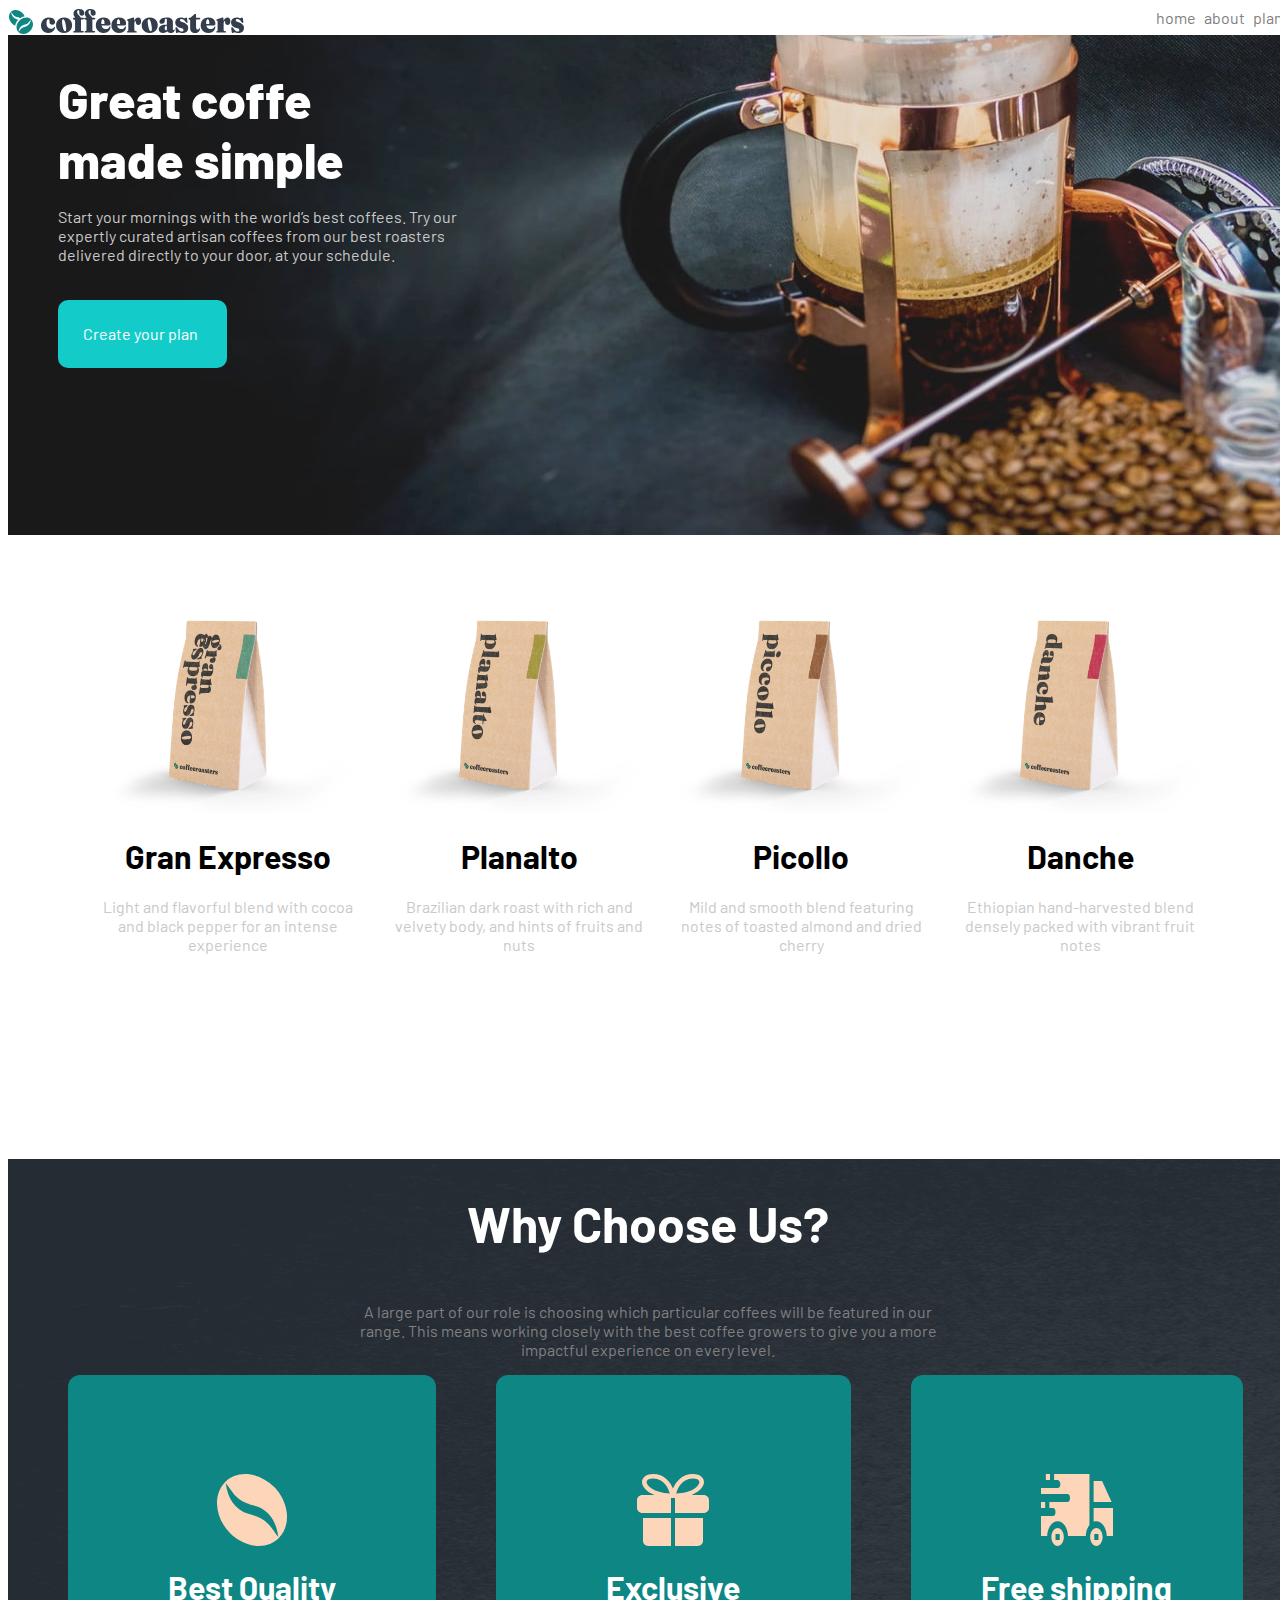
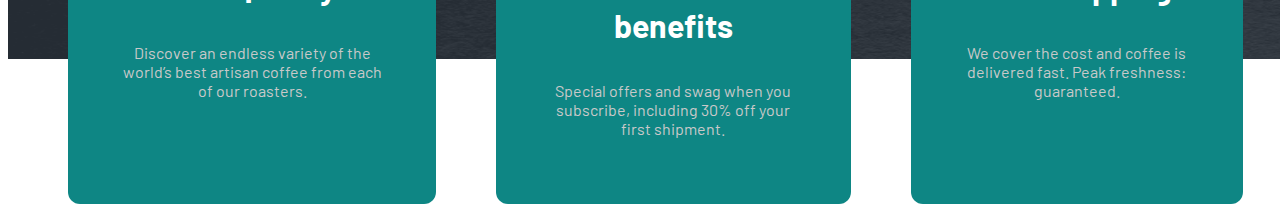
<file: coffee-roasters/index.html>
<!DOCTYPE html>
<html lang="en">
<head>
  <meta charset="UTF-8">
  <meta name="viewport" content="width=device-width, initial-scale=1.0">

  <link rel="icon" type="image/png" sizes="32x32" href="./assets/favicon-32x32.png">
  <link rel="stylesheet" href="index.css">
  <link rel="preconnect" href="https://fonts.googleapis.com">
<link rel="preconnect" href="https://fonts.gstatic.com" crossorigin>
<link href="https://fonts.googleapis.com/css2?family=Barlow:ital,wght@0,100;0,200;0,300;0,400;0,500;0,600;0,700;0,800;0,900;1,100;1,200;1,300;1,400;1,500;1,600;1,700;1,800;1,900&display=swap" rel="stylesheet">
  
<title>Frontend Mentor | Coffeeroasters subscription site</title>
</head>
<body> 
  
  <div class="container">
  <!---------------------------------------------------->
  
  <header class="flex">
    <img src="./assets/shared/desktop/logo.svg" alt="">
  <nav>
    <a href="./index.html">home</a>
  
    <a href="./about.html">about</a>
    
    <a href="./plan.html">plan</a>
    
  </nav>
  </header>

  <!---------------------------------------------------->
  
  <section class="hero">

    <div>
      <h1>Great coffe made simple</h1>
    <p>
      Start your mornings with the world’s best coffees. Try our expertly curated artisan 
      coffees from our best roasters delivered directly to your door, at your schedule.
    </p>

    <div class="button"><a href="">Create your plan</a></div>
  </div>

  </section>
  
  <!---------------------------------------------------->
  
  <section class="collection flex">
<div>
  <img src="./assets/home/desktop/image-gran-espresso.png" alt="">
  <h1>Gran Expresso</h1>
<p>  Light and flavorful blend with cocoa and black pepper for an intense experience
</p>
</div>
<div>
  <img src="./assets/home/desktop/image-planalto.png" alt="">
<h1>Planalto</h1>
<p>Brazilian dark roast with rich and velvety body, and hints of fruits and nuts
  </p>
</div>
<div>
  <img src="./assets/home/desktop/image-piccollo.png" alt="">
<h1>Picollo</h1>
<p>Mild and smooth blend featuring notes of toasted almond and dried cherry
  </p>
</div>
<div>
  <img src="./assets/home/desktop/image-danche.png" alt="">
<h1>Danche</h1>
<p>Ethiopian hand-harvested blend densely packed with vibrant fruit notes
  </p>
</div>



  </section>
  
  <!---------------------------------------------------->

  <section class="why flex">

  <h1>Why Choose Us?</h1>

<p>
  A large part of our role is choosing which particular coffees will be featured 
  in our range. This means working closely with the best coffee growers to give 
  you a more impactful experience on every level.
</p>
<div class="reasons flex">
<div>
<img src="./assets/home/desktop/icon-coffee-bean.svg" alt="">
<h1>    Best Quality
</h1>
<p>
  Discover an endless variety of the world’s best artisan coffee from each of our roasters.

</p>

</div>

<div>
  <img src="./assets/home/desktop/icon-gift.svg" alt="">
  <h1>
    Exclusive benefits

  </h1>
  <p>
    Special offers and swag when you subscribe, including 30% off your first shipment.

  </p>
  </div>

  <div>
    
    <img src="./assets/home/desktop/icon-truck.svg" alt="">
    <h1>
      Free shipping 

    </h1>
    <p>
      We cover the cost and coffee is delivered fast. Peak freshness: guaranteed.

    </p>
    </div>
  </div>
</section>

  <!---------------------------------------------------->



</div>






</body>
</html>
</file>
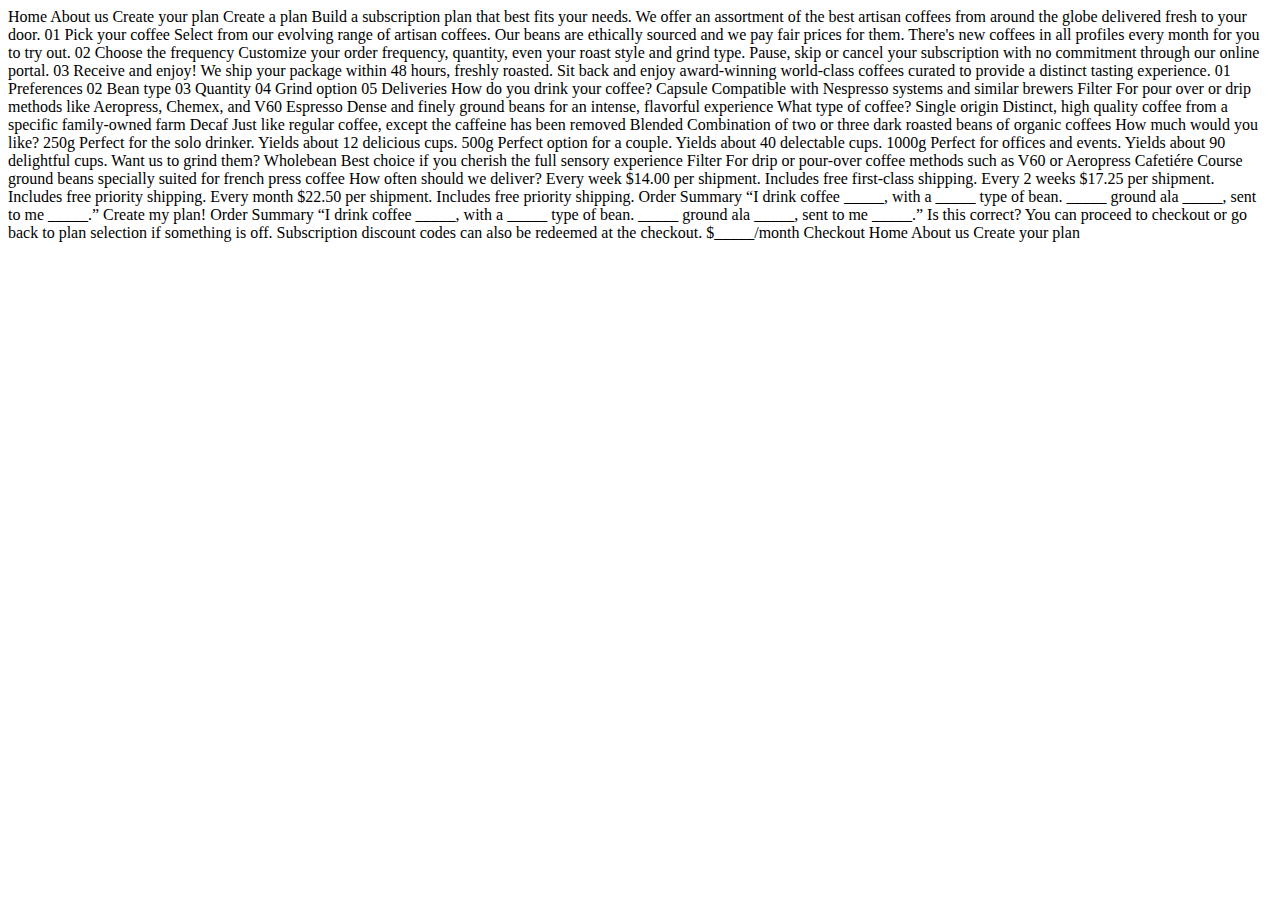
<file: coffee-roasters/plan.html>
<head>
  <meta charset="UTF-8">
  <meta name="viewport" content="width=device-width, initial-scale=1.0">

  <link rel="icon" type="image/png" sizes="32x32" href="./assets/favicon-32x32.png">

  <title>Frontend Mentor | Coffeeroasters subscription site</title>
</head>

<body>
  Home
  About us
  Create your plan

  Create a plan
  Build a subscription plan that best fits your needs. We offer an assortment of the best 
  artisan coffees from around the globe delivered fresh to your door.

  01
  Pick your coffee
  Select from our evolving range of artisan coffees. Our beans are ethically
  sourced and we pay fair prices for them. There's new coffees in all profiles
  every month for you to try out.
  
  02
  Choose the frequency
  Customize your order frequency, quantity, even your roast style and grind type.
  Pause, skip or cancel your subscription with no commitment through our online portal.
  
  03
  Receive and enjoy!
  We ship your package within 48 hours, freshly roasted. Sit back and enjoy award-winning
  world-class coffees curated to provide a distinct tasting experience.

  01 Preferences
  02 Bean type
  03 Quantity
  04 Grind option
  05 Deliveries

  How do you drink your coffee?

  Capsule
  Compatible with Nespresso systems and similar brewers

  Filter
  For pour over or drip methods like Aeropress, Chemex, and V60

  Espresso
  Dense and finely ground beans for an intense, flavorful experience

  What type of coffee?

  Single origin
  Distinct, high quality coffee from a specific family-owned farm

  Decaf
  Just like regular coffee, except the caffeine has been removed

  Blended
  Combination of two or three dark roasted beans of organic coffees

  How much would you like?
  250g
  Perfect for the solo drinker. Yields about 12 delicious cups.
  
  500g
  Perfect option for a couple. Yields about 40 delectable cups.

  1000g
  Perfect for offices and events. Yields about 90 delightful cups.

  Want us to grind them?

  Wholebean
  Best choice if you cherish the full sensory experience

  Filter
  For drip or pour-over coffee methods such as V60 or Aeropress

  Cafetiére
  Course ground beans specially suited for french press coffee

  How often should we deliver?

  Every week
  $14.00 per shipment. Includes free first-class shipping.

  Every 2 weeks
  $17.25 per shipment. Includes free priority shipping.

  Every month
  $22.50 per shipment. Includes free priority shipping.

  Order Summary
  “I drink coffee _____, with a _____ type of bean. _____ ground ala _____, 
  sent to me _____.”

  Create my plan!

  <!-- Modal -->
  Order Summary

  “I drink coffee _____, with a _____ type of bean. _____ ground ala _____,
  sent to me _____.”

  Is this correct? You can proceed to checkout or go back to plan selection if something 
  is off. Subscription discount codes can also be redeemed at the checkout.

  $_____/month

  Checkout
  <!-- End modal -->

  Home
  About us
  Create your plan
</body>

</html>
</file>
<file: coffee-roasters/index.css>
body{
    font-family: "Barlow";
}
p{
    font-size: 16px;   
    color: #c9c9c9;
}
a{
text-decoration: none;
color: white;
}
.flex{
    display:flex
}
.container{
    width: 1280px;
    margin: auto;
}
header{
justify-content: space-between;
}
header >nav>a{
    text-decoration: none;
    margin-right:5px ;
    color: gray;
}
.hero{
    height: 500px;
    background-image: url("./assets/home/desktop/image-hero-coffeepress.jpg");
    background-repeat: no-repeat;
    background-size: 1280px 500px;
    position:relative;  
}
.hero>div:first-child{
margin-left: 50px;
display: flex;
flex-direction: column;
gap:20px;
}
.hero>div>h1{
    height: 2px;
    font-weight: 800;
    font-size: 50px;
    color: white;
    width: 300px;
    margin-bottom: 100px;
}

.hero>div>p{
    width: 400px;
}

/*-----------------------------------------------*/
.button{
background-color: #13ccc9;
padding: 2%;
width: 120px;
border-radius: 10px;
}
/*-----------------------------------------------*/
.collection{
flex-direction: row;
text-align: center;
width: 1111px;
height: 539px;
gap:30px;
margin: auto;
margin-top: 85px;
}
.collection>div{
align-items: center;
}
.collection>div>img{
height: 193px;
}
.why{
background-image: url(./assets/plan/desktop/bg-steps.png);
background-repeat: no-repeat;
background-size: 2180px 500px;

flex-direction: column;
align-items:center;
}
.why >h1{
font-size:50px;
color: white;
}
.why>p{
text-align: center;
color: gray;
width:600px;
}
.reasons{
    flex-direction: row;
    margin-right:45px ;
    text-align: center;
}
.reasons>div{
    display: flex;
    flex-direction: column;
    align-items: center;

    background-color: #0e8684;
    padding: 4%;
    margin-left: 60px;
    border-radius: 12px;
}
.reasons>div>img{
    padding-top:50px;
    width: 72px;
    height: 72px;
}
.reasons>div>h1{
    color: white



}
</file>
